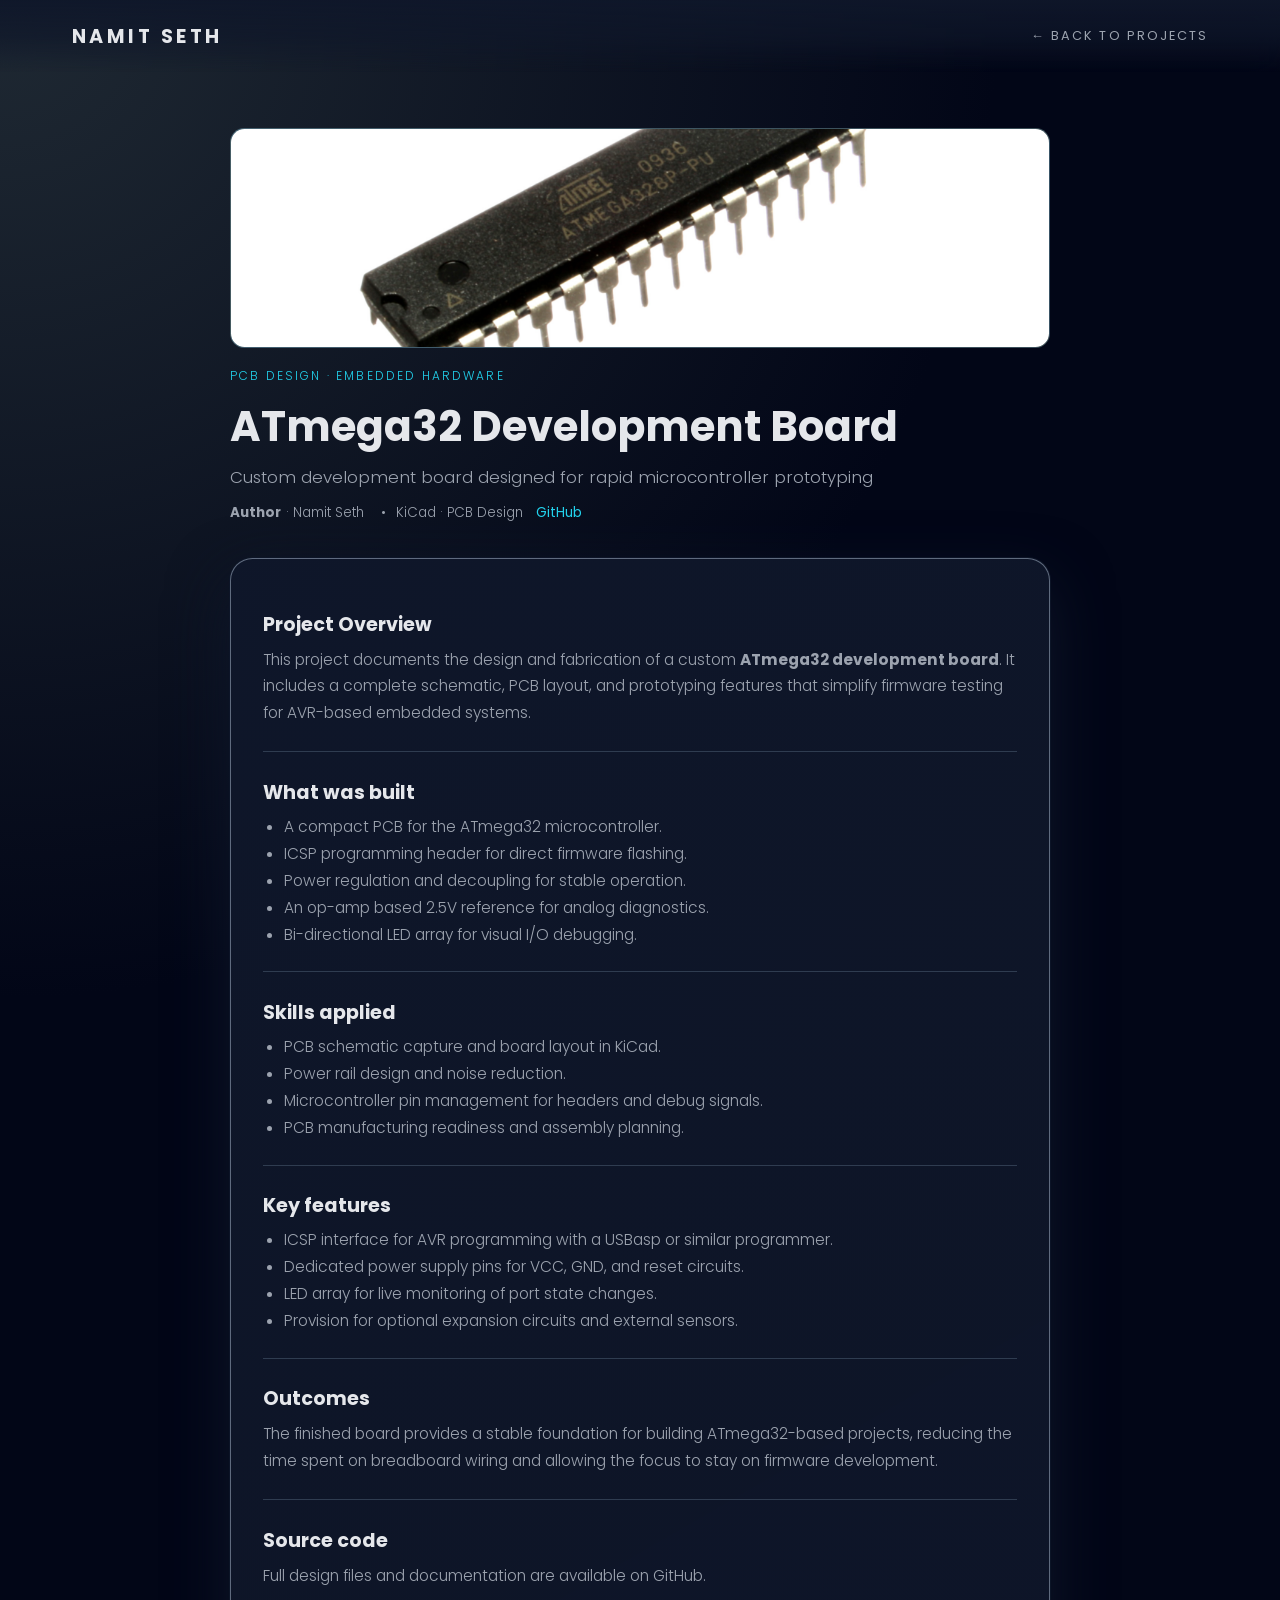
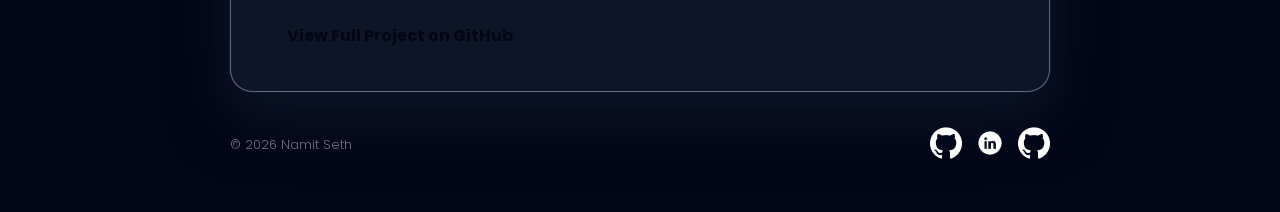
<file: atmega32-board/index.html>
<!DOCTYPE html>
<html lang="en">

<head>
    <meta charset="UTF-8">
    <meta name="viewport" content="width=device-width, initial-scale=1.0">
    <title>ATmega32 Development Board | Namit Seth</title>
    <link rel="stylesheet" href="../Blog_style.css">
    <link rel="preconnect" href="https://fonts.googleapis.com">
    <link rel="preconnect" href="https://fonts.gstatic.com" crossorigin>
    <link href="https://fonts.googleapis.com/css2?family=Poppins:wght@400;700&display=swap" rel="stylesheet">
</head>

<body class="poppins-regular">
    <header id="home">
        <div id="header">
            <a href="../" class="poppins-bold logo-head">NAMIT SETH</a>
            <a href="../#projects" class="back-link">Back to projects</a>
        </div>
    </header>

    <main class="page-shell">
        <section class="blog-hero">
            <div class="project-banner">
                <img src="image.jpg" alt="ATmega32 Development Board">
            </div>
            <p class="blog-kicker">PCB Design · Embedded Hardware</p>
            <h1 class="blog-title">ATmega32 Development Board</h1>
            <p class="blog-subtitle">Custom development board designed for rapid microcontroller prototyping</p>
            <div class="blog-meta">
                <span><strong>Author</strong> · Namit Seth</span>
                <span class="blog-meta-dot">KiCad · PCB Design</span>
                <a href="https://github.com/namit-seth/ATmega32-Development-Board" class="blog-meta-link" target="_blank" rel="noopener">GitHub</a>
            </div>
        </section>

        <article class="blog-card">
            <h2>Project Overview</h2>
            <p>
                This project documents the design and fabrication of a custom <strong>ATmega32 development board</strong>.
                It includes a complete schematic, PCB layout, and prototyping features that simplify firmware testing
                for AVR-based embedded systems.
            </p>

            <hr>

            <h2>What was built</h2>
            <ul>
                <li>A compact PCB for the ATmega32 microcontroller.</li>
                <li>ICSP programming header for direct firmware flashing.</li>
                <li>Power regulation and decoupling for stable operation.</li>
                <li>An op-amp based 2.5V reference for analog diagnostics.</li>
                <li>Bi-directional LED array for visual I/O debugging.</li>
            </ul>

            <hr>

            <h2>Skills applied</h2>
            <ul>
                <li>PCB schematic capture and board layout in KiCad.</li>
                <li>Power rail design and noise reduction.</li>
                <li>Microcontroller pin management for headers and debug signals.</li>
                <li>PCB manufacturing readiness and assembly planning.</li>
            </ul>

            <hr>

            <h2>Key features</h2>
            <ul>
                <li>ICSP interface for AVR programming with a USBasp or similar programmer.</li>
                <li>Dedicated power supply pins for VCC, GND, and reset circuits.</li>
                <li>LED array for live monitoring of port state changes.</li>
                <li>Provision for optional expansion circuits and external sensors.</li>
            </ul>

            <hr>

            <h2>Outcomes</h2>
            <p>
                The finished board provides a stable foundation for building ATmega32-based
                projects, reducing the time spent on breadboard wiring and allowing the focus to stay on firmware
                development.
            </p>

            <hr>

            <h2>Source code</h2>
            <p>Full design files and documentation are available on GitHub.</p>
            <a href="https://github.com/namit-seth/ATmega32-Development-Board" class="blog-cta-button" target="_blank" rel="noopener">
                View Full Project on GitHub
            </a>
        </article>

        <div class="blog-footer">
            <span>© <span id="year"></span> Namit Seth</span>
            <div class="blog-footer-links">
                <a href="mailto:sethnamit2006@gmail.com"><img src="../github.png" alt="Email icon"></a>
                <a href="https://www.linkedin.com/in/namit-seth/" target="_blank" rel="noopener"><img src="../linkedin.png" alt="LinkedIn"></a>
                <a href="https://github.com/namit-seth/" target="_blank" rel="noopener"><img src="../github.png" alt="GitHub"></a>
            </div>
        </div>
    </main>

    <script>
        const yearSpan = document.getElementById('year');
        if (yearSpan) {
            yearSpan.textContent = new Date().getFullYear();
        }
    </script>
</body>

</html>
</file>
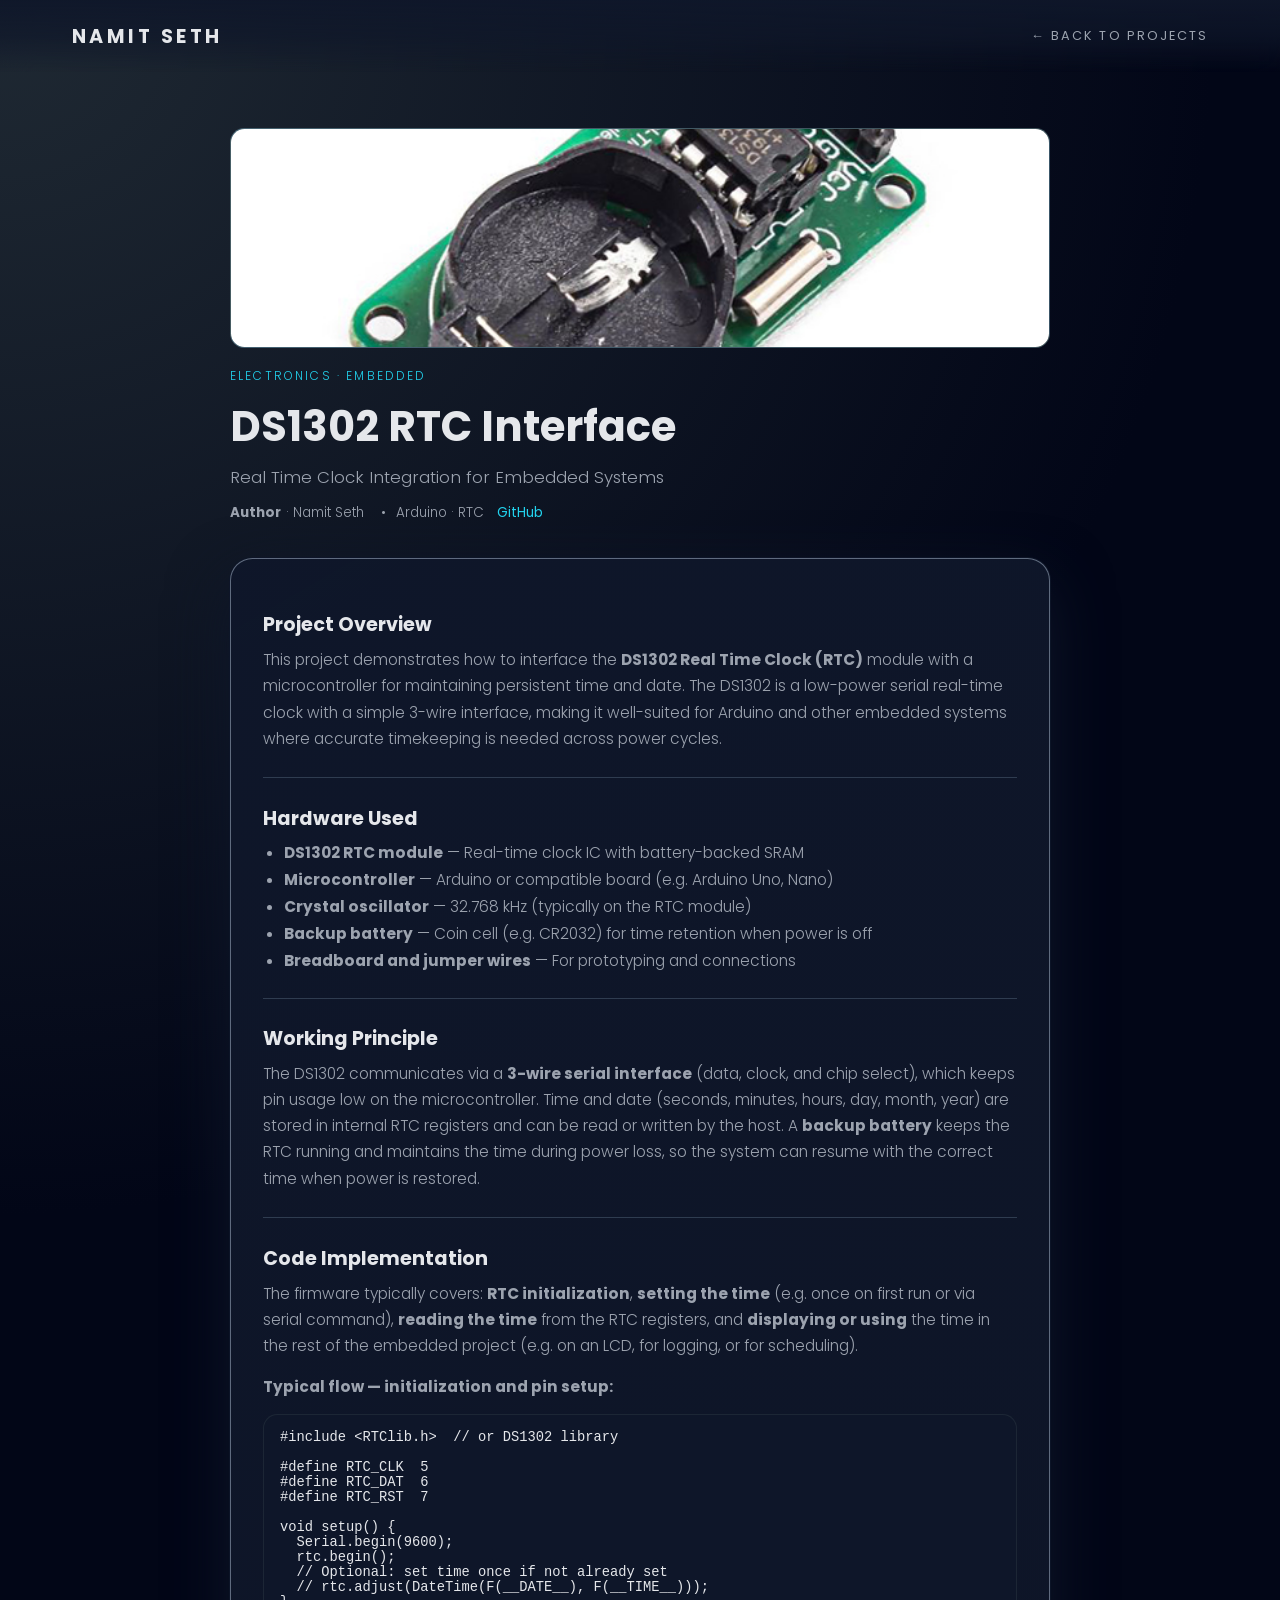
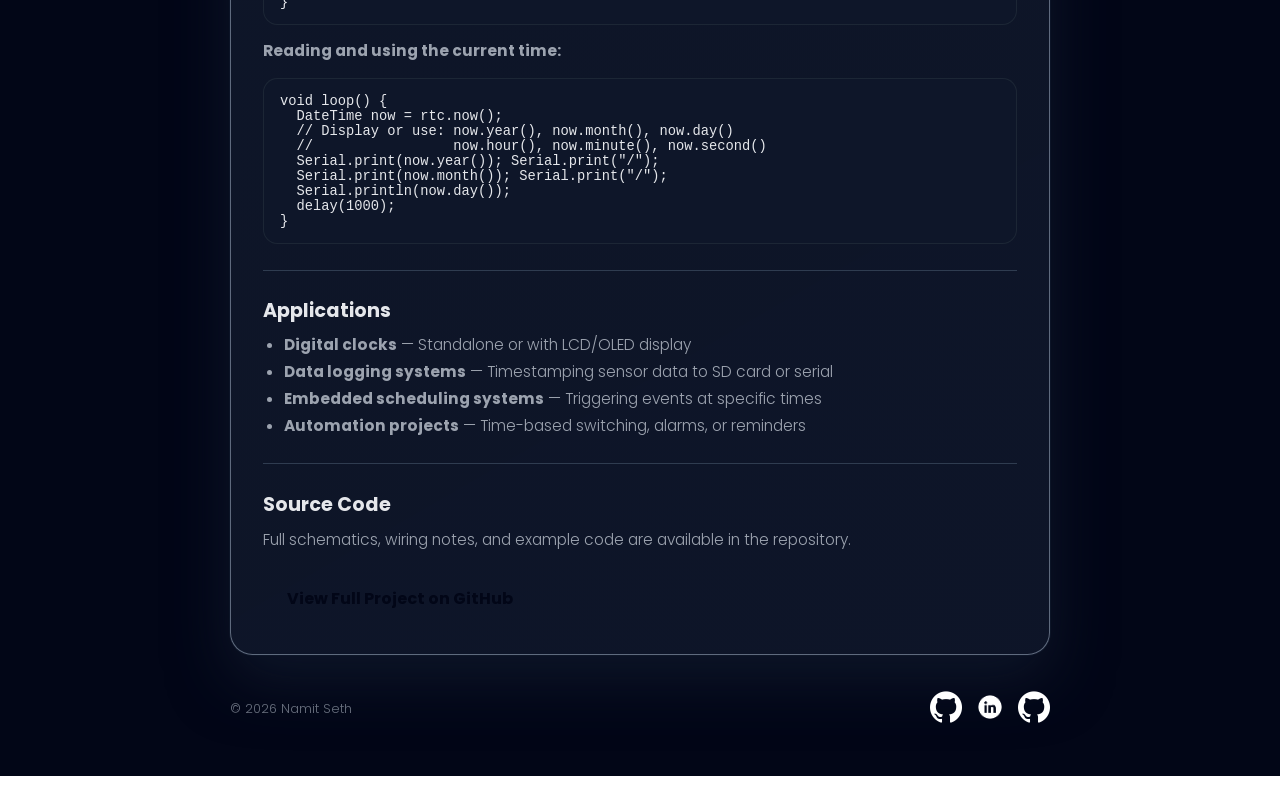
<file: ds1302/index.html>
<!DOCTYPE html>
<html lang="en">

<head>
    <meta charset="UTF-8">
    <meta name="viewport" content="width=device-width, initial-scale=1.0">
    <title>DS1302 RTC Interface | Namit Seth</title>
    <link rel="stylesheet" href="../Blog_style.css">
    <link rel="preconnect" href="https://fonts.googleapis.com">
    <link rel="preconnect" href="https://fonts.gstatic.com" crossorigin>
    <link href="https://fonts.googleapis.com/css2?family=Poppins:wght@400;700&display=swap" rel="stylesheet">
</head>

<body class="poppins-regular">
    <header id="home">
        <div id="header">
            <a href="../" class="poppins-bold logo-head">NAMIT SETH</a>
            <a href="../#projects" class="back-link">Back to projects</a>
        </div>
    </header>

    <main class="page-shell">
        <!-- Hero / project banner with provided image -->
        <section class="blog-hero">
            <div class="project-banner">
                <img src="DS1302.jpg" alt="DS1302 RTC Interface">
            </div>
            <p class="blog-kicker">Electronics · Embedded</p>
            <h1 class="blog-title">DS1302 RTC Interface</h1>
            <p class="blog-subtitle">Real Time Clock Integration for Embedded Systems</p>
            <div class="blog-meta">
                <span><strong>Author</strong> · Namit Seth</span>
                <span class="blog-meta-dot">Arduino · RTC</span>
                <a href="https://github.com/namit-seth/DS1302" class="blog-meta-link" target="_blank" rel="noopener">GitHub</a>
            </div>
        </section>

        <article class="blog-card">
            <!-- Project Overview -->
            <h2>Project Overview</h2>
            <p>
                This project demonstrates how to interface the <strong>DS1302 Real Time Clock (RTC)</strong> module
                with a microcontroller for maintaining persistent time and date. The DS1302 is a low-power serial
                real-time clock with a simple 3-wire interface, making it well-suited for Arduino and other
                embedded systems where accurate timekeeping is needed across power cycles.
            </p>

            <hr>

            <!-- Hardware Used -->
            <h2>Hardware Used</h2>
            <ul>
                <li><strong>DS1302 RTC module</strong> — Real-time clock IC with battery-backed SRAM</li>
                <li><strong>Microcontroller</strong> — Arduino or compatible board (e.g. Arduino Uno, Nano)</li>
                <li><strong>Crystal oscillator</strong> — 32.768 kHz (typically on the RTC module)</li>
                <li><strong>Backup battery</strong> — Coin cell (e.g. CR2032) for time retention when power is off</li>
                <li><strong>Breadboard and jumper wires</strong> — For prototyping and connections</li>
            </ul>

            <hr>

            <!-- Working Principle -->
            <h2>Working Principle</h2>
            <p>
                The DS1302 communicates via a <strong>3-wire serial interface</strong> (data, clock, and chip select),
                which keeps pin usage low on the microcontroller. Time and date (seconds, minutes, hours, day, month, year)
                are stored in internal RTC registers and can be read or written by the host. A <strong>backup battery</strong>
                keeps the RTC running and maintains the time during power loss, so the system can resume with the correct
                time when power is restored.
            </p>

            <hr>

            <!-- Code Implementation -->
            <h2>Code Implementation</h2>
            <p>
                The firmware typically covers: <strong>RTC initialization</strong>, <strong>setting the time</strong>
                (e.g. once on first run or via serial command), <strong>reading the time</strong> from the RTC
                registers, and <strong>displaying or using</strong> the time in the rest of the embedded project
                (e.g. on an LCD, for logging, or for scheduling).
            </p>

            <p><strong>Typical flow — initialization and pin setup:</strong></p>
            <pre><code>#include &lt;RTClib.h&gt;  // or DS1302 library

#define RTC_CLK  5
#define RTC_DAT  6
#define RTC_RST  7

void setup() {
  Serial.begin(9600);
  rtc.begin();
  // Optional: set time once if not already set
  // rtc.adjust(DateTime(F(__DATE__), F(__TIME__)));
}</code></pre>

            <p><strong>Reading and using the current time:</strong></p>
            <pre><code>void loop() {
  DateTime now = rtc.now();
  // Display or use: now.year(), now.month(), now.day()
  //                 now.hour(), now.minute(), now.second()
  Serial.print(now.year()); Serial.print("/");
  Serial.print(now.month()); Serial.print("/");
  Serial.println(now.day());
  delay(1000);
}</code></pre>

            <hr>

            <!-- Applications -->
            <h2>Applications</h2>
            <ul>
                <li><strong>Digital clocks</strong> — Standalone or with LCD/OLED display</li>
                <li><strong>Data logging systems</strong> — Timestamping sensor data to SD card or serial</li>
                <li><strong>Embedded scheduling systems</strong> — Triggering events at specific times</li>
                <li><strong>Automation projects</strong> — Time-based switching, alarms, or reminders</li>
            </ul>

            <hr>

            <!-- GitHub Section -->
            <h2>Source Code</h2>
            <p>
                Full schematics, wiring notes, and example code are available in the repository.
            </p>
            <a href="https://github.com/namit-seth/DS1302" class="blog-cta-button" target="_blank" rel="noopener">
                View Full Project on GitHub
            </a>
        </article>

        <div class="blog-footer">
            <span>© <span id="year"></span> Namit Seth</span>
            <div class="blog-footer-links">
                <a href="mailto:sethnamit2006@gmail.com"><img src="../github.png" alt="Email icon"></a>
                <a href="https://www.linkedin.com/in/namit-seth/" target="_blank" rel="noopener"><img src="../linkedin.png" alt="LinkedIn"></a>
                <a href="https://github.com/namit-seth/" target="_blank" rel="noopener"><img src="../github.png" alt="GitHub"></a>
            </div>
        </div>
    </main>

    <script>
        const yearSpan = document.getElementById('year');
        if (yearSpan) {
            yearSpan.textContent = new Date().getFullYear();
        }
    </script>
</body>

</html>
</file>
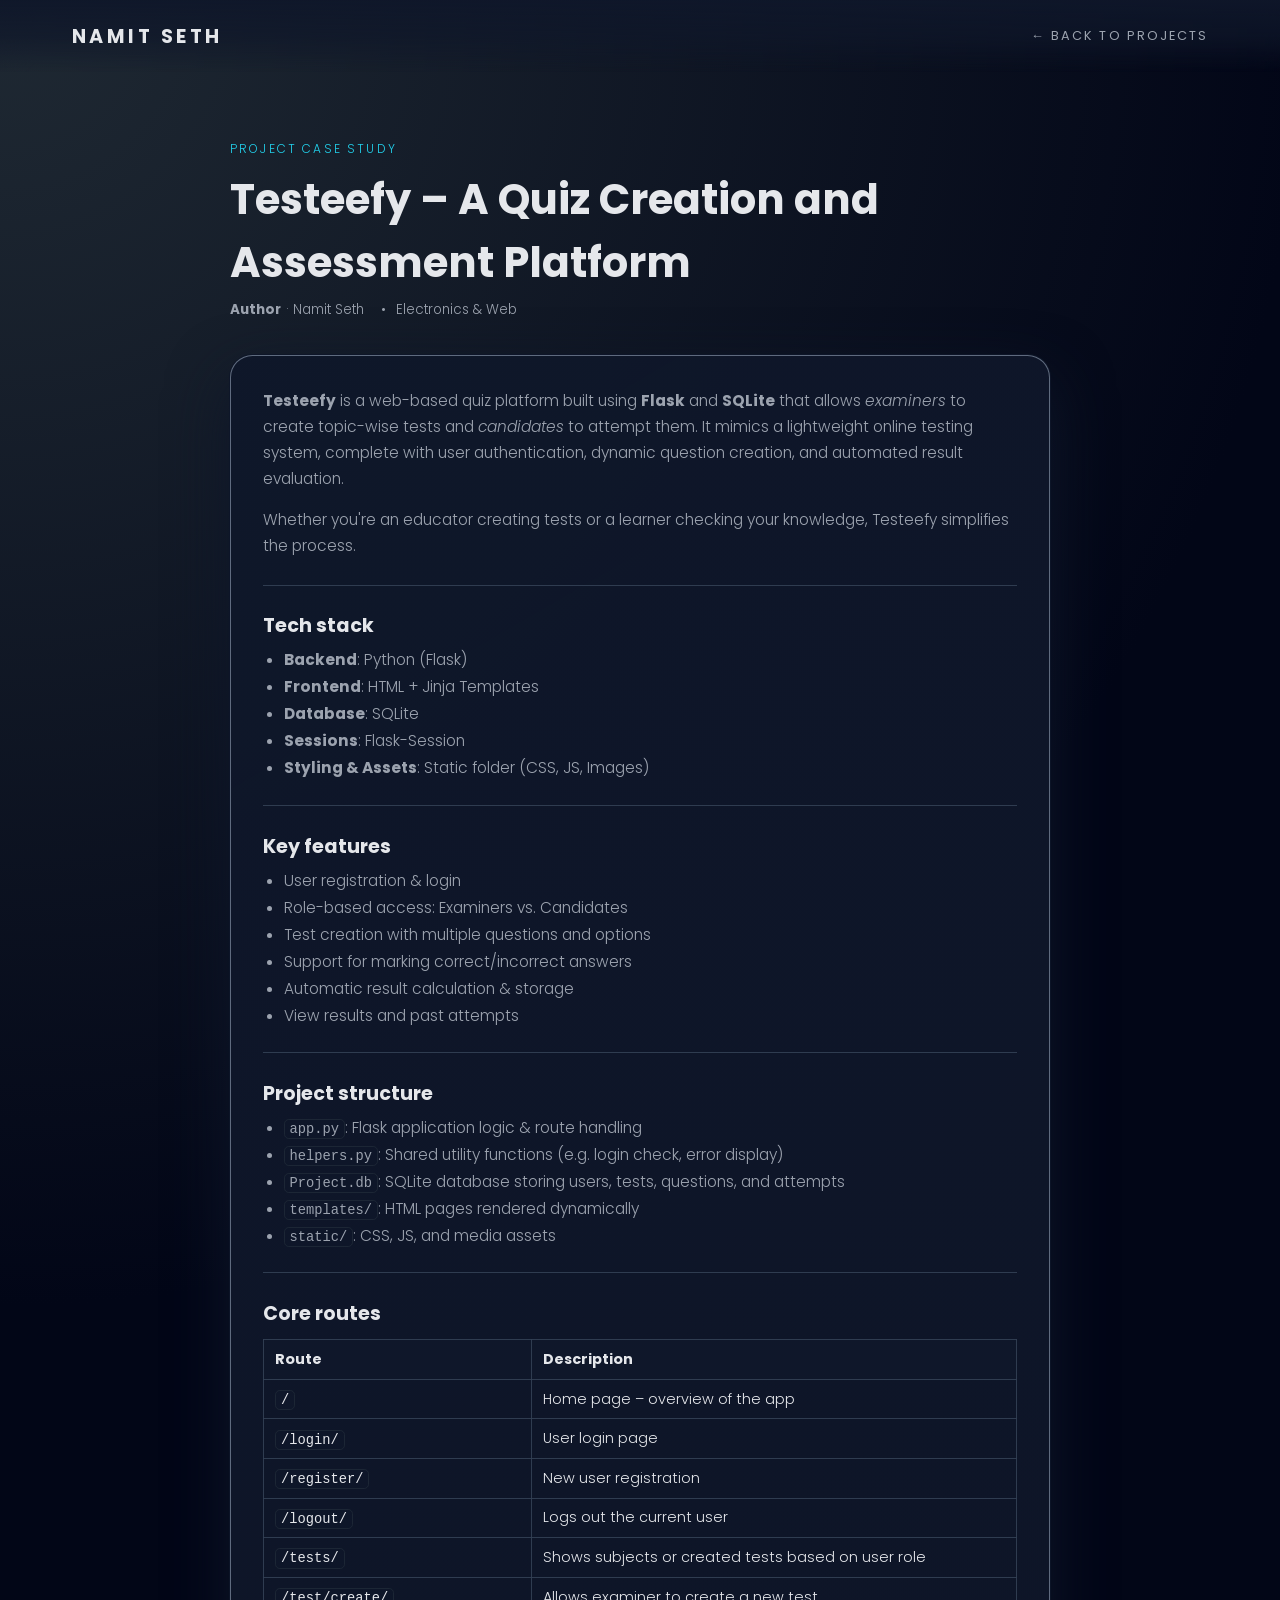
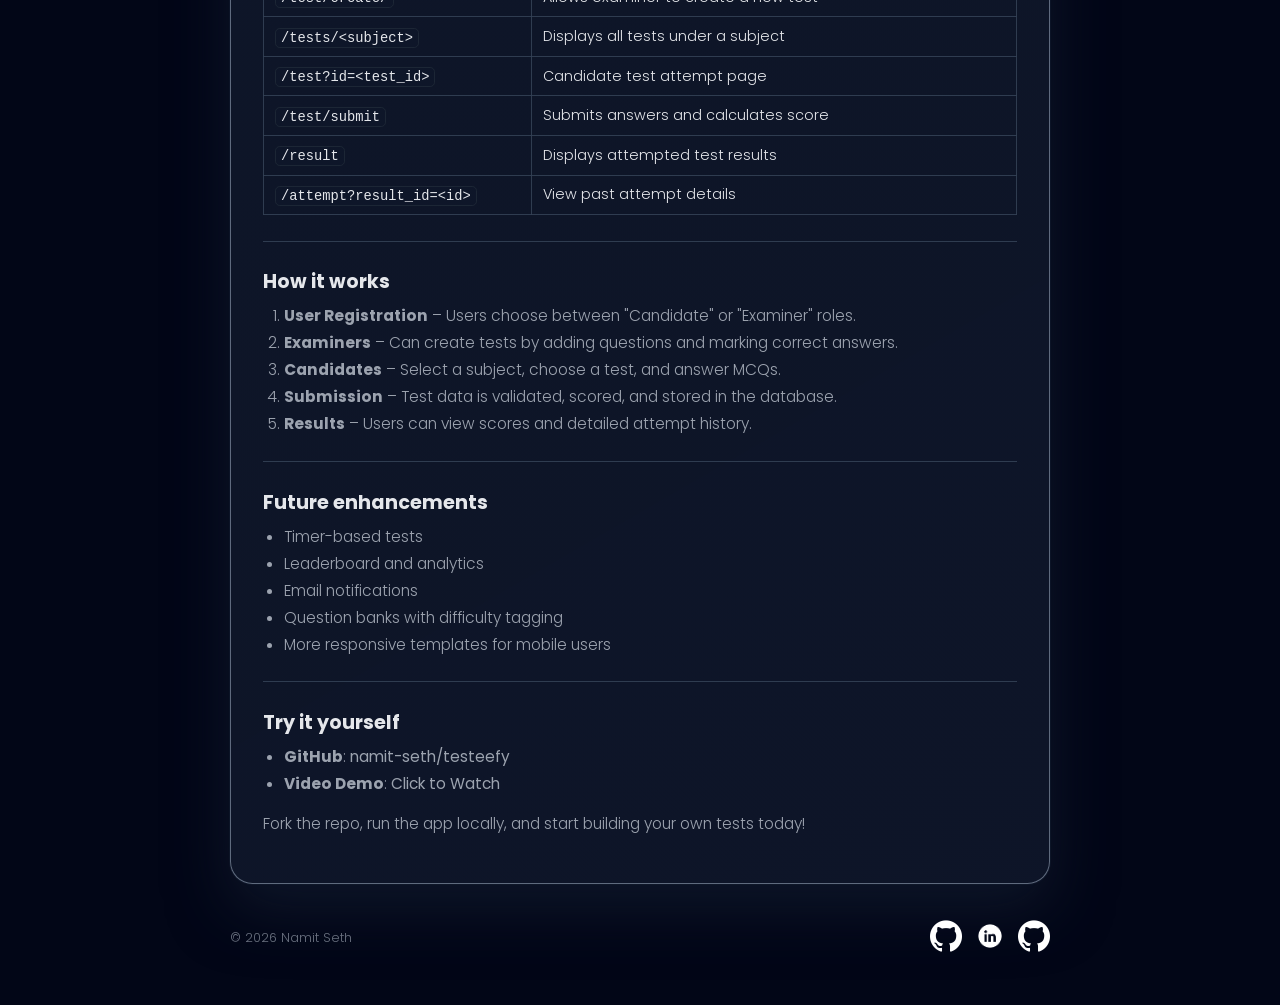
<file: Testeefy/index.html>
<!DOCTYPE html>
<html lang="en">

<head>
    <meta charset="UTF-8">
    <meta name="viewport" content="width=device-width, initial-scale=1.0">
    <title>Testeefy | Quiz Platform</title>
    <link rel="stylesheet" href="../Blog_style.css">
    <link rel="preconnect" href="https://fonts.googleapis.com">
    <link rel="preconnect" href="https://fonts.gstatic.com" crossorigin>
    <link href="https://fonts.googleapis.com/css2?family=Poppins:wght@400;700&display=swap" rel="stylesheet">
</head>

<body class="poppins-regular">
    <header id="home">
        <div id="header">
            <a href="../" class="poppins-bold logo-head">NAMIT SETH</a>
            <a href="../#projects" class="back-link">Back to projects</a>
        </div>
    </header>

    <main class="page-shell">
        <section class="blog-hero">
            <p class="blog-kicker">Project case study</p>
            <h1 class="blog-title">Testeefy – A Quiz Creation and Assessment Platform</h1>
            <div class="blog-meta">
                <span><strong>Author</strong> · Namit Seth</span>
                <span class="blog-meta-dot">Electronics &amp; Web</span>
            </div>
        </section>

        <article class="blog-card">
            <p><strong>Testeefy</strong> is a web-based quiz platform built using <strong>Flask</strong> and
                <strong>SQLite</strong> that allows <em>examiners</em> to create topic-wise tests and
                <em>candidates</em> to attempt them. It mimics a lightweight online testing system, complete with user
                authentication, dynamic question creation, and automated result evaluation.</p>
            <p>Whether you're an educator creating tests or a learner checking your knowledge, Testeefy simplifies the
                process.</p>

            <hr>

            <h2>Tech stack</h2>
            <ul>
                <li><strong>Backend</strong>: Python (Flask)</li>
                <li><strong>Frontend</strong>: HTML + Jinja Templates</li>
                <li><strong>Database</strong>: SQLite</li>
                <li><strong>Sessions</strong>: Flask-Session</li>
                <li><strong>Styling &amp; Assets</strong>: Static folder (CSS, JS, Images)</li>
            </ul>

            <hr>

            <h2>Key features</h2>
            <ul>
                <li>User registration &amp; login</li>
                <li>Role-based access: Examiners vs. Candidates</li>
                <li>Test creation with multiple questions and options</li>
                <li>Support for marking correct/incorrect answers</li>
                <li>Automatic result calculation &amp; storage</li>
                <li>View results and past attempts</li>
            </ul>

            <hr>

            <h2>Project structure</h2>
            <ul>
                <li><code>app.py</code>: Flask application logic &amp; route handling</li>
                <li><code>helpers.py</code>: Shared utility functions (e.g. login check, error display)</li>
                <li><code>Project.db</code>: SQLite database storing users, tests, questions, and attempts</li>
                <li><code>templates/</code>: HTML pages rendered dynamically</li>
                <li><code>static/</code>: CSS, JS, and media assets</li>
            </ul>

            <hr>

            <h2>Core routes</h2>
            <table>
                <thead>
                    <tr>
                        <th>Route</th>
                        <th>Description</th>
                    </tr>
                </thead>
                <tbody>
                    <tr>
                        <td><code>/</code></td>
                        <td>Home page – overview of the app</td>
                    </tr>
                    <tr>
                        <td><code>/login/</code></td>
                        <td>User login page</td>
                    </tr>
                    <tr>
                        <td><code>/register/</code></td>
                        <td>New user registration</td>
                    </tr>
                    <tr>
                        <td><code>/logout/</code></td>
                        <td>Logs out the current user</td>
                    </tr>
                    <tr>
                        <td><code>/tests/</code></td>
                        <td>Shows subjects or created tests based on user role</td>
                    </tr>
                    <tr>
                        <td><code>/test/create/</code></td>
                        <td>Allows examiner to create a new test</td>
                    </tr>
                    <tr>
                        <td><code>/tests/&lt;subject&gt;</code></td>
                        <td>Displays all tests under a subject</td>
                    </tr>
                    <tr>
                        <td><code>/test?id=&lt;test_id&gt;</code></td>
                        <td>Candidate test attempt page</td>
                    </tr>
                    <tr>
                        <td><code>/test/submit</code></td>
                        <td>Submits answers and calculates score</td>
                    </tr>
                    <tr>
                        <td><code>/result</code></td>
                        <td>Displays attempted test results</td>
                    </tr>
                    <tr>
                        <td><code>/attempt?result_id=&lt;id&gt;</code></td>
                        <td>View past attempt details</td>
                    </tr>
                </tbody>
            </table>

            <hr>

            <h2>How it works</h2>
            <ol>
                <li><strong>User Registration</strong> – Users choose between "Candidate" or "Examiner" roles.</li>
                <li><strong>Examiners</strong> – Can create tests by adding questions and marking correct answers.</li>
                <li><strong>Candidates</strong> – Select a subject, choose a test, and answer MCQs.</li>
                <li><strong>Submission</strong> – Test data is validated, scored, and stored in the database.</li>
                <li><strong>Results</strong> – Users can view scores and detailed attempt history.</li>
            </ol>

            <hr>

            <h2>Future enhancements</h2>
            <ul>
                <li>Timer-based tests</li>
                <li>Leaderboard and analytics</li>
                <li>Email notifications</li>
                <li>Question banks with difficulty tagging</li>
                <li>More responsive templates for mobile users</li>
            </ul>

            <hr>

            <h2>Try it yourself</h2>
            <ul>
                <li><strong>GitHub</strong>: <a href="https://github.com/namit-seth/testeefy" target="_blank"
                        rel="noopener">namit-seth/testeefy</a></li>
                <li><strong>Video Demo</strong>: <a href="https://youtu.be/c4Bd9kE2ClI" target="_blank"
                        rel="noopener">Click to Watch</a></li>
            </ul>
            <p>Fork the repo, run the app locally, and start building your own tests today!</p>
        </article>

        <div class="blog-footer">
            <span>© <span id="year"></span> Namit Seth</span>
            <div class="blog-footer-links">
                <a href="mailto:sethnamit2006@gmail.com"><img src="../github.png" alt="Email icon"></a>
                <a href="https://www.linkedin.com/in/namit-seth/" target="_blank" rel="noopener"><img
                        src="../linkedin.png" alt="LinkedIn"></a>
                <a href="https://github.com/namit-seth/" target="_blank" rel="noopener"><img src="../github.png"
                        alt="GitHub"></a>
            </div>
        </div>
    </main>

    <script>
        const yearSpan = document.getElementById('year');
        if (yearSpan) {
            yearSpan.textContent = new Date().getFullYear();
        }
    </script>
</body>

</html>
</file>
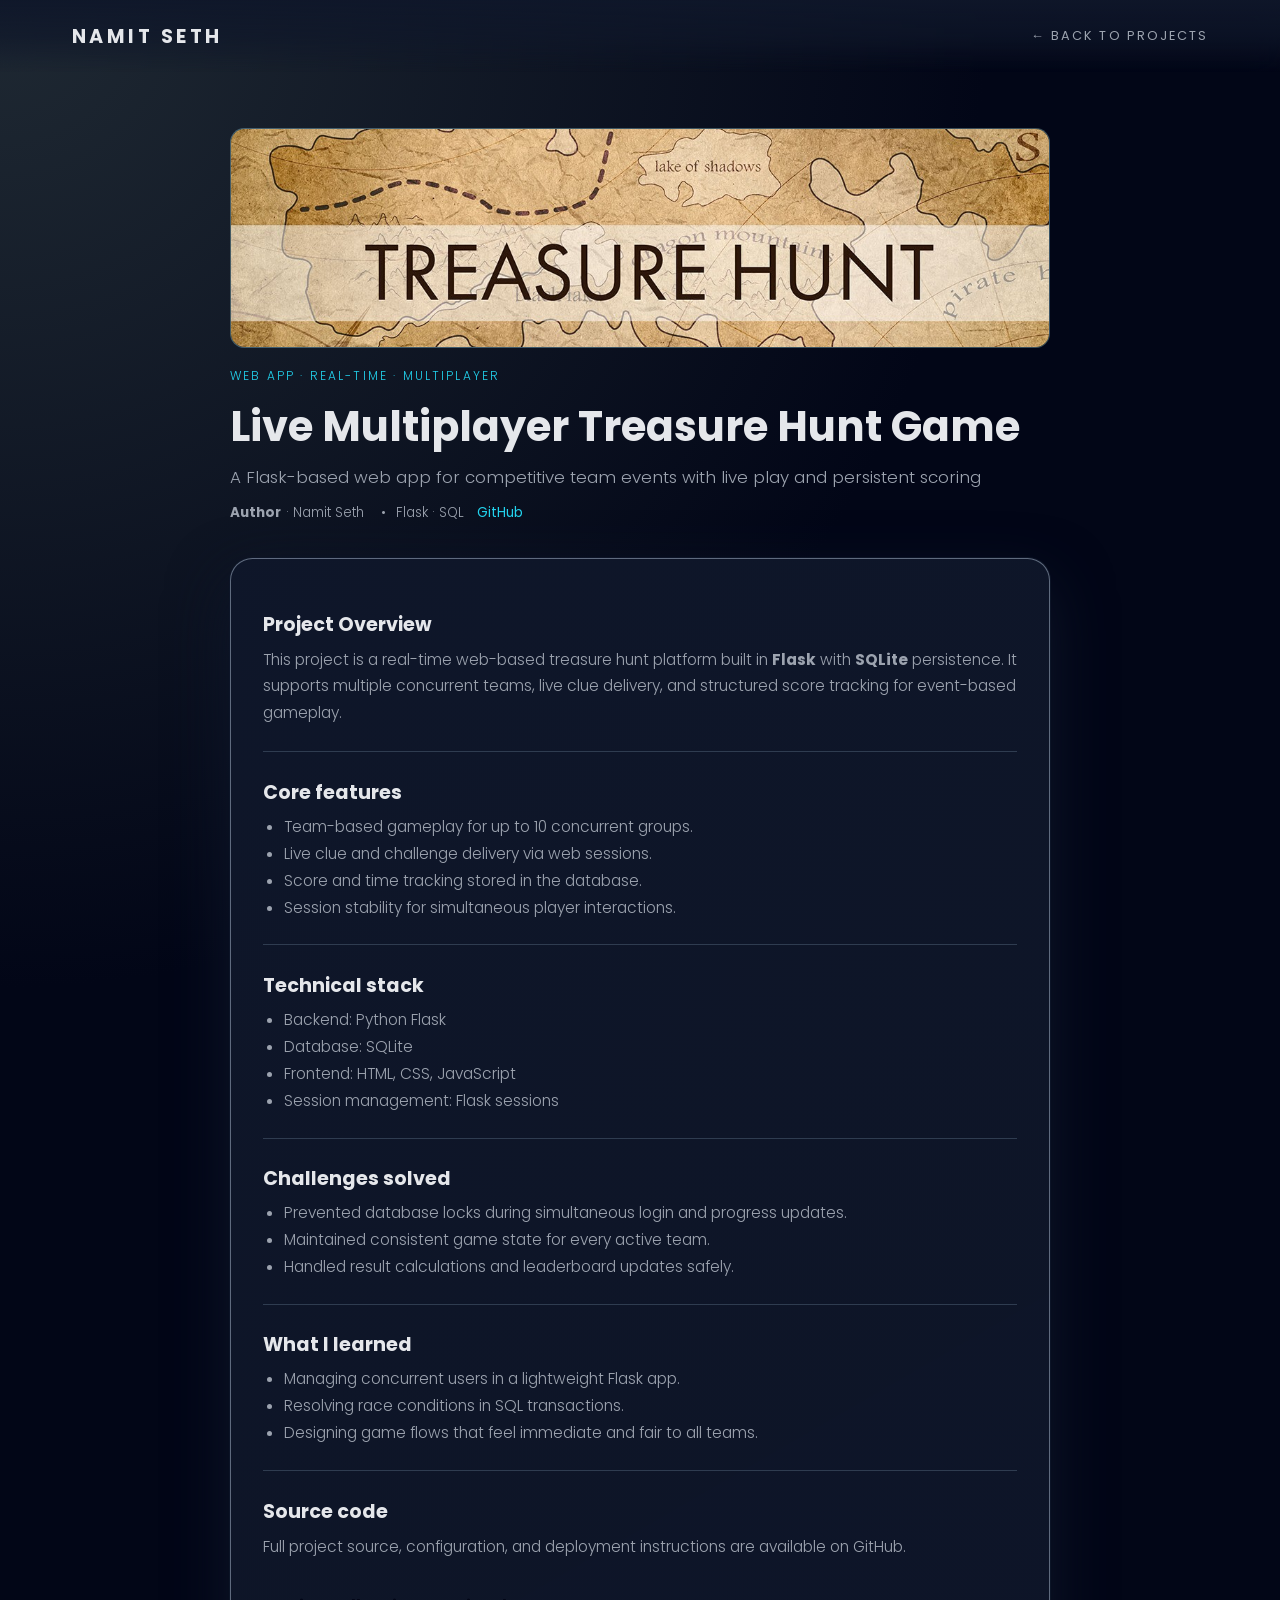
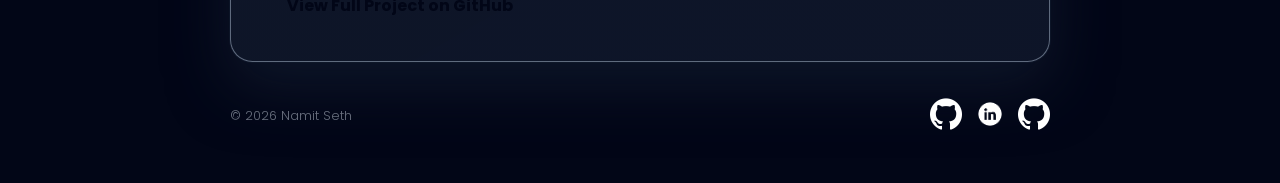
<file: treasure-hunt/index.html>
<!DOCTYPE html>
<html lang="en">

<head>
    <meta charset="UTF-8">
    <meta name="viewport" content="width=device-width, initial-scale=1.0">
    <title>Live Multiplayer Treasure Hunt | Namit Seth</title>
    <link rel="stylesheet" href="../Blog_style.css">
    <link rel="preconnect" href="https://fonts.googleapis.com">
    <link rel="preconnect" href="https://fonts.gstatic.com" crossorigin>
    <link href="https://fonts.googleapis.com/css2?family=Poppins:wght@400;700&display=swap" rel="stylesheet">
</head>

<body class="poppins-regular">
    <header id="home">
        <div id="header">
            <a href="../" class="poppins-bold logo-head">NAMIT SETH</a>
            <a href="../#projects" class="back-link">Back to projects</a>
        </div>
    </header>

    <main class="page-shell">
        <section class="blog-hero">
            <div class="project-banner">
                <img src="image.jpg" alt="Live Multiplayer Treasure Hunt Game">
            </div>
            <p class="blog-kicker">Web App · Real-Time · Multiplayer</p>
            <h1 class="blog-title">Live Multiplayer Treasure Hunt Game</h1>
            <p class="blog-subtitle">A Flask-based web app for competitive team events with live play and persistent scoring</p>
            <div class="blog-meta">
                <span><strong>Author</strong> · Namit Seth</span>
                <span class="blog-meta-dot">Flask · SQL</span>
                <a href="https://github.com/namit-seth/treasure-hunt" class="blog-meta-link" target="_blank" rel="noopener">GitHub</a>
            </div>
        </section>

        <article class="blog-card">
            <h2>Project Overview</h2>
            <p>
                This project is a real-time web-based treasure hunt platform built in <strong>Flask</strong> with
                <strong>SQLite</strong> persistence. It supports multiple concurrent teams, live clue delivery, and
                structured score tracking for event-based gameplay.
            </p>

            <hr>

            <h2>Core features</h2>
            <ul>
                <li>Team-based gameplay for up to 10 concurrent groups.</li>
                <li>Live clue and challenge delivery via web sessions.</li>
                <li>Score and time tracking stored in the database.</li>
                <li>Session stability for simultaneous player interactions.</li>
            </ul>

            <hr>

            <h2>Technical stack</h2>
            <ul>
                <li>Backend: Python Flask</li>
                <li>Database: SQLite</li>
                <li>Frontend: HTML, CSS, JavaScript</li>
                <li>Session management: Flask sessions</li>
            </ul>

            <hr>

            <h2>Challenges solved</h2>
            <ul>
                <li>Prevented database locks during simultaneous login and progress updates.</li>
                <li>Maintained consistent game state for every active team.</li>
                <li>Handled result calculations and leaderboard updates safely.</li>
            </ul>

            <hr>

            <h2>What I learned</h2>
            <ul>
                <li>Managing concurrent users in a lightweight Flask app.</li>
                <li>Resolving race conditions in SQL transactions.</li>
                <li>Designing game flows that feel immediate and fair to all teams.</li>
            </ul>

            <hr>

            <h2>Source code</h2>
            <p>Full project source, configuration, and deployment instructions are available on GitHub.</p>
            <a href="https://github.com/namit-seth/treasure-hunt" class="blog-cta-button" target="_blank" rel="noopener">
                View Full Project on GitHub
            </a>
        </article>

        <div class="blog-footer">
            <span>© <span id="year"></span> Namit Seth</span>
            <div class="blog-footer-links">
                <a href="mailto:sethnamit2006@gmail.com"><img src="../github.png" alt="Email icon"></a>
                <a href="https://www.linkedin.com/in/namit-seth/" target="_blank" rel="noopener"><img src="../linkedin.png" alt="LinkedIn"></a>
                <a href="https://github.com/namit-seth/" target="_blank" rel="noopener"><img src="../github.png" alt="GitHub"></a>
            </div>
        </div>
    </main>

    <script>
        const yearSpan = document.getElementById('year');
        if (yearSpan) {
            yearSpan.textContent = new Date().getFullYear();
        }
    </script>
</body>

</html>
</file>
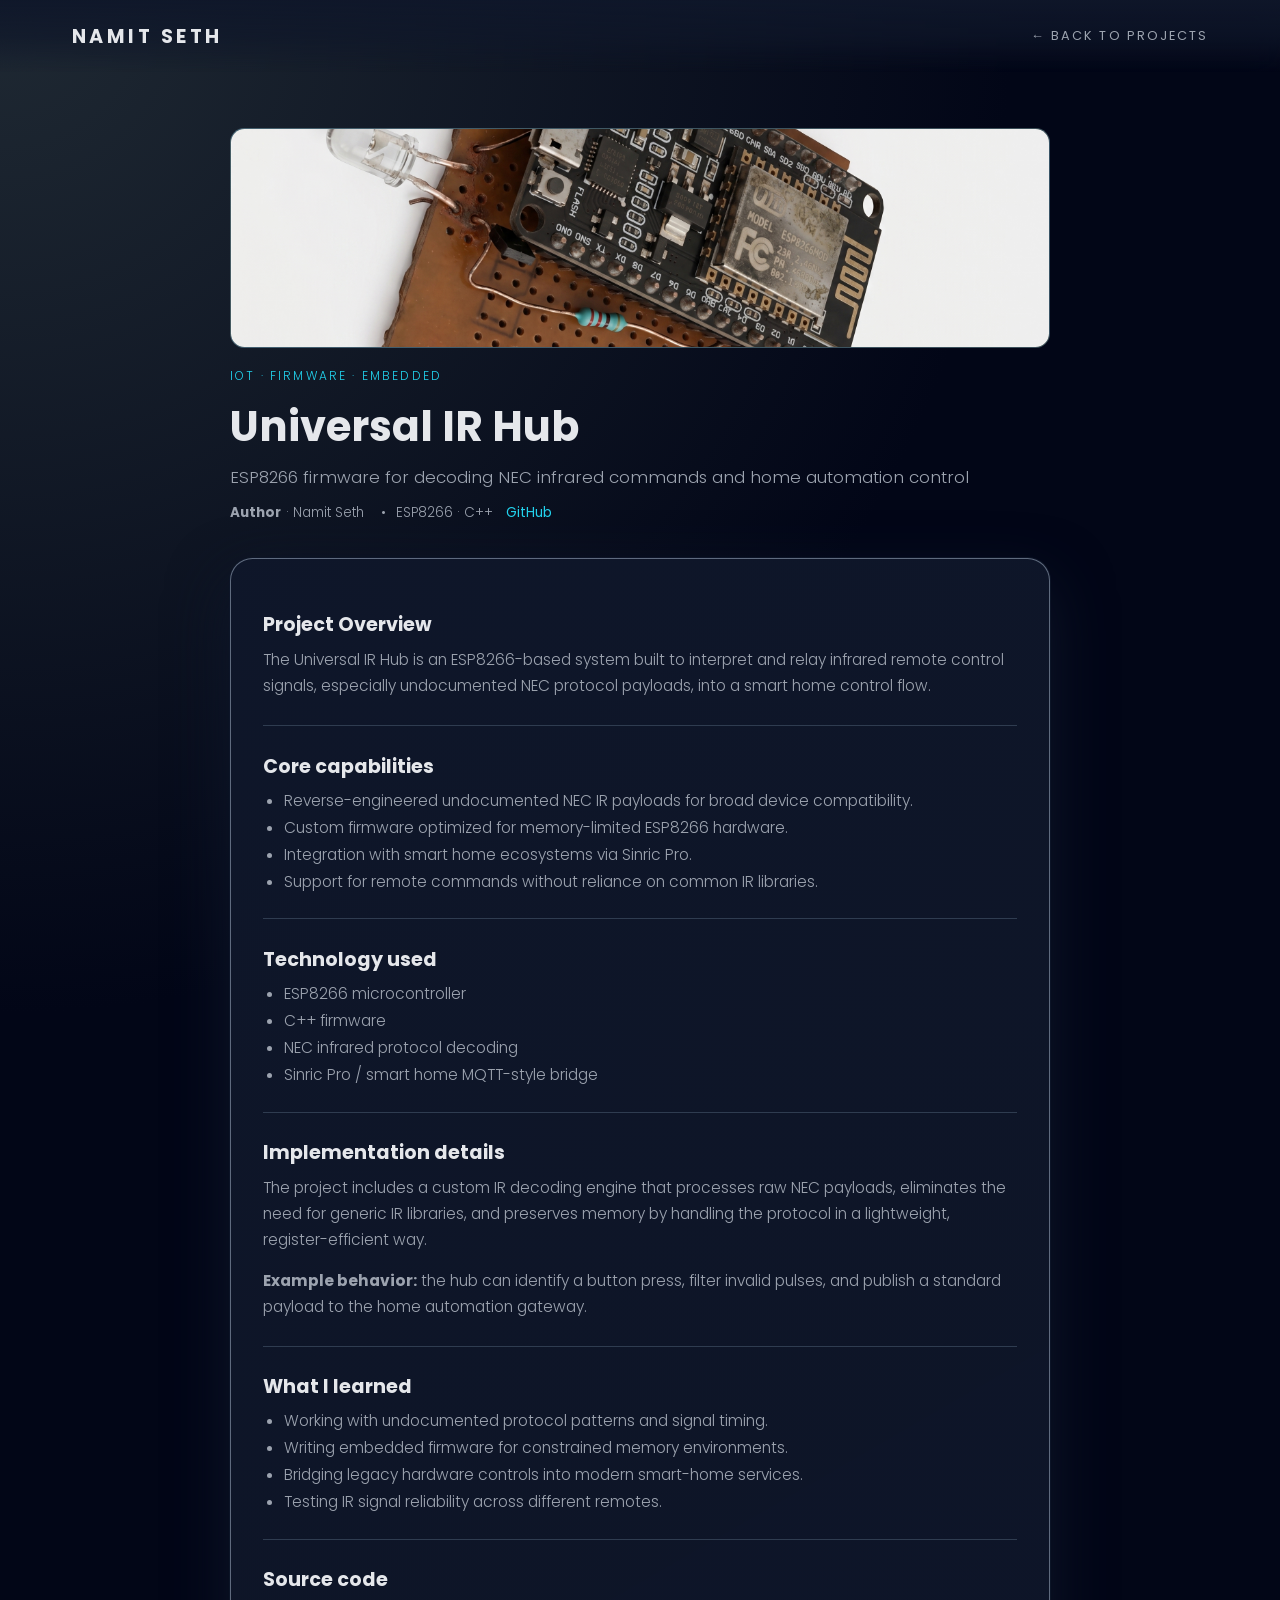
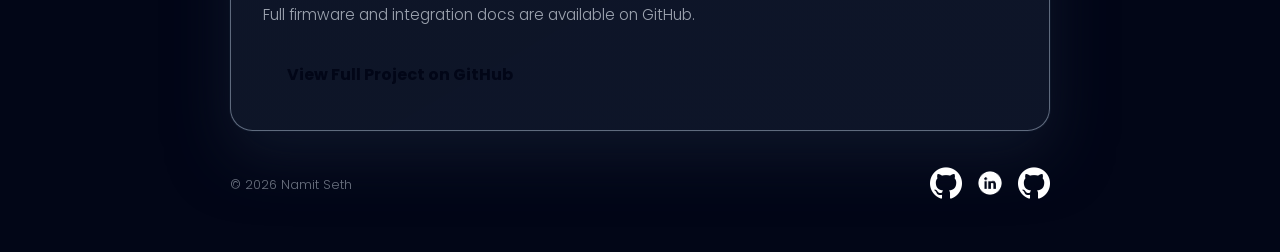
<file: universal-ir-hub/index.html>
<!DOCTYPE html>
<html lang="en">

<head>
    <meta charset="UTF-8">
    <meta name="viewport" content="width=device-width, initial-scale=1.0">
    <title>Universal IR Hub | Namit Seth</title>
    <link rel="stylesheet" href="../Blog_style.css">
    <link rel="preconnect" href="https://fonts.googleapis.com">
    <link rel="preconnect" href="https://fonts.gstatic.com" crossorigin>
    <link href="https://fonts.googleapis.com/css2?family=Poppins:wght@400;700&display=swap" rel="stylesheet">
</head>

<body class="poppins-regular">
    <header id="home">
        <div id="header">
            <a href="../" class="poppins-bold logo-head">NAMIT SETH</a>
            <a href="../#projects" class="back-link">Back to projects</a>
        </div>
    </header>

    <main class="page-shell">
        <section class="blog-hero">
            <div class="project-banner">
                <img src="image.png" alt="Universal IR Hub">
            </div>
            <p class="blog-kicker">IoT · Firmware · Embedded</p>
            <h1 class="blog-title">Universal IR Hub</h1>
            <p class="blog-subtitle">ESP8266 firmware for decoding NEC infrared commands and home automation control</p>
            <div class="blog-meta">
                <span><strong>Author</strong> · Namit Seth</span>
                <span class="blog-meta-dot">ESP8266 · C++</span>
                <a href="https://github.com/namit-seth/Universal-IR-hub" class="blog-meta-link" target="_blank" rel="noopener">GitHub</a>
            </div>
        </section>

        <article class="blog-card">
            <h2>Project Overview</h2>
            <p>
                The Universal IR Hub is an ESP8266-based system built to interpret and relay infrared remote
                control signals, especially undocumented NEC protocol payloads, into a smart home control flow.
            </p>

            <hr>

            <h2>Core capabilities</h2>
            <ul>
                <li>Reverse-engineered undocumented NEC IR payloads for broad device compatibility.</li>
                <li>Custom firmware optimized for memory-limited ESP8266 hardware.</li>
                <li>Integration with smart home ecosystems via Sinric Pro.</li>
                <li>Support for remote commands without reliance on common IR libraries.</li>
            </ul>

            <hr>

            <h2>Technology used</h2>
            <ul>
                <li>ESP8266 microcontroller</li>
                <li>C++ firmware</li>
                <li>NEC infrared protocol decoding</li>
                <li>Sinric Pro / smart home MQTT-style bridge</li>
            </ul>

            <hr>

            <h2>Implementation details</h2>
            <p>
                The project includes a custom IR decoding engine that processes raw NEC payloads, eliminates the
                need for generic IR libraries, and preserves memory by handling the protocol in a lightweight,
                register-efficient way.
            </p>

            <p><strong>Example behavior:</strong> the hub can identify a button press, filter invalid pulses, and
                publish a standard payload to the home automation gateway.</p>

            <hr>

            <h2>What I learned</h2>
            <ul>
                <li>Working with undocumented protocol patterns and signal timing.</li>
                <li>Writing embedded firmware for constrained memory environments.</li>
                <li>Bridging legacy hardware controls into modern smart-home services.</li>
                <li>Testing IR signal reliability across different remotes.</li>
            </ul>

            <hr>

            <h2>Source code</h2>
            <p>Full firmware and integration docs are available on GitHub.</p>
            <a href="https://github.com/namit-seth/Universal-IR-hub" class="blog-cta-button" target="_blank" rel="noopener">
                View Full Project on GitHub
            </a>
        </article>

        <div class="blog-footer">
            <span>© <span id="year"></span> Namit Seth</span>
            <div class="blog-footer-links">
                <a href="mailto:sethnamit2006@gmail.com"><img src="../github.png" alt="Email icon"></a>
                <a href="https://www.linkedin.com/in/namit-seth/" target="_blank" rel="noopener"><img src="../linkedin.png" alt="LinkedIn"></a>
                <a href="https://github.com/namit-seth/" target="_blank" rel="noopener"><img src="../github.png" alt="GitHub"></a>
            </div>
        </div>
    </main>

    <script>
        const yearSpan = document.getElementById('year');
        if (yearSpan) {
            yearSpan.textContent = new Date().getFullYear();
        }
    </script>
</body>

</html>
</file>
<file: Blog_style.css>
body {
  margin: 0;
  padding: 0;
  max-width: 100%;
  text-align: left;
  background: radial-gradient(circle at top left, #1f2933 0, #020617 45%, #020617 100%);
  color: #e5e7eb;
  font-family: "Poppins", sans-serif;
}

.poppins-regular {
  font-weight: 350;
}

.poppins-bold {
  font-weight: 700;
}

*,
*::before,
*::after {
  box-sizing: border-box;
}

a {
  color: inherit;
  background-color: transparent;
  font-style: normal;
  font-weight: normal;
  font-size: inherit;
  text-decoration: none;
}

a:hover {
  color: #22d3ee;
}

/* Header */

header {
  height: 72px;
  display: flex;
  align-items: center;
  position: sticky;
  top: 0;
  z-index: 10;
  backdrop-filter: blur(16px);
  background: linear-gradient(to bottom, rgba(15, 23, 42, 0.95), rgba(15, 23, 42, 0.7), transparent);
}

#header {
  display: flex;
  justify-content: space-between;
  align-items: center;
  width: 100%;
  padding: 0.75rem min(7vw, 4.5rem);
}

.logo-head {
  font-size: 1.2rem;
  letter-spacing: 0.18em;
}

header a {
  text-decoration: none;
}

.back-link {
  font-size: 0.8rem;
  text-transform: uppercase;
  letter-spacing: 0.16em;
  color: #9ca3af;
}

.back-link::before {
  content: "← ";
}

.back-link:hover {
  color: #e5e7eb;
}

/* Layout */

.page-shell {
  padding: 3.5rem min(7vw, 4.5rem) 3rem;
}

.blog-hero {
  max-width: 820px;
  margin: 0 auto 2.2rem auto;
}

/* Project detail banner area */
.project-banner {
  height: 220px;
  border-radius: 0.9rem;
  margin-bottom: 1.2rem;
  background: linear-gradient(135deg, rgba(34, 211, 238, 0.18), rgba(74, 222, 128, 0.12));
  border: 1px solid rgba(148, 163, 184, 0.35);
  overflow: hidden;
}

.project-banner img {
  width: 100%;
  height: 100%;
  object-fit: cover;
  display: block;
}

.blog-subtitle {
  font-size: 1.05rem;
  color: #9ca3af;
  margin: 0 0 0.8rem 0;
}

.blog-meta-link {
  text-decoration: none;
  color: #22d3ee;
  font-size: 0.84rem;
}

.blog-meta-link:hover {
  text-decoration: underline;
}

/* CTA button for project / GitHub link */
.blog-cta-button {
  display: inline-block;
  margin-top: 0.5rem;
  padding: 0.7rem 1.5rem;
  border-radius: 999px;
  background: linear-gradient(circle at 0 0, #4ade80, #22d3ee);
  color: #020617;
  font-weight: 700;
  text-decoration: none;
  border: none;
  transition: transform 0.2s ease, box-shadow 0.2s ease;
}

.blog-cta-button:hover {
  transform: translateY(-1px);
  box-shadow: 0 0 24px rgba(34, 211, 238, 0.5);
}

.blog-kicker {
  text-transform: uppercase;
  letter-spacing: 0.18em;
  font-size: 0.75rem;
  color: #22d3ee;
  margin-bottom: 0.6rem;
}

.blog-title {
  font-size: clamp(2.1rem, 3.4vw, 2.6rem);
  margin: 0 0 0.4rem 0;
}

.blog-meta {
  display: flex;
  flex-wrap: wrap;
  gap: 0.8rem;
  font-size: 0.84rem;
  color: #9ca3af;
}

.blog-meta span {
  display: inline-flex;
  align-items: center;
  gap: 0.3rem;
}

.blog-meta-dot::before {
  content: "•";
  margin: 0 0.3rem;
}

.blog-card {
  max-width: 820px;
  margin: 0 auto;
  padding: 1.8rem 2rem 2rem;
  border-radius: 1.4rem;
  background: linear-gradient(150deg, rgba(15, 23, 42, 0.96), rgba(15, 23, 42, 0.9));
  border: 1px solid rgba(148, 163, 184, 0.6);
  box-shadow:
    0 24px 60px rgba(15, 23, 42, 0.96),
    0 0 0 1px rgba(15, 23, 42, 0.9);
}

.blog-card hr {
  border: 0;
  border-top: 1px solid rgba(51, 65, 85, 0.9);
  margin: 1.6rem 0;
}

.blog-card h2 {
  font-size: 1.2rem;
  margin-top: 1.4rem;
  margin-bottom: 0.5rem;
}

.blog-card p {
  margin-top: 0.2rem;
  margin-bottom: 0.9rem;
  color: #9ca3af;
  font-size: 0.96rem;
  line-height: 1.7;
}

.blog-card ul,
.blog-card ol {
  padding-left: 1.3rem;
  margin: 0.2rem 0 1rem;
  color: #9ca3af;
  font-size: 0.96rem;
}

.blog-card li + li {
  margin-top: 0.25rem;
}

.blog-card table {
  width: 100%;
  border-collapse: collapse;
  margin: 0.7rem 0 1.2rem;
  font-size: 0.9rem;
}

.blog-card th,
.blog-card td {
  border: 1px solid rgba(51, 65, 85, 0.9);
  padding: 0.55rem 0.7rem;
  text-align: left;
}

.blog-card th {
  background: rgba(15, 23, 42, 0.96);
}

.blog-card code {
  font-family: ui-monospace, SFMono-Regular, Menlo, Monaco, Consolas, "Liberation Mono", "Courier New", monospace;
  font-size: 0.86rem;
  background: rgba(15, 23, 42, 0.9);
  padding: 0.1rem 0.3rem;
  border-radius: 0.3rem;
  border: 1px solid rgba(31, 41, 55, 0.9);
}

.blog-card pre {
  background: rgba(15, 23, 42, 0.98);
  border-radius: 0.9rem;
  padding: 0.9rem 1rem;
  overflow-x: auto;
  border: 1px solid rgba(31, 41, 55, 0.9);
}

.blog-card pre code {
  border: 0;
  padding: 0;
  background: transparent;
}

.blog-card img {
  max-width: 100%;
  border-radius: 0.9rem;
  border: 1px solid rgba(51, 65, 85, 0.9);
  margin: 0.3rem 0 0.8rem;
}

.blog-footer {
  max-width: 820px;
  margin: 2.2rem auto 0 auto;
  display: flex;
  align-items: center;
  justify-content: space-between;
  font-size: 0.8rem;
  color: #6b7280;
}

.blog-footer-links {
  display: flex;
  gap: 0.75rem;
}

.blog-footer-links img {
  height: 32px;
  transition: transform 0.16s ease-out, filter 0.16s ease-out;
}

.blog-footer-links a:hover img {
  transform: translateY(-1px) scale(1.05);
  filter: drop-shadow(0 0 10px rgba(34, 211, 238, 0.7));
}

@media only screen and (max-width: 700px) {
  .page-shell {
    padding-inline: 1.4rem;
  }

  .blog-card {
    padding: 1.4rem 1.3rem 1.5rem;
  }

  .blog-footer {
    flex-direction: column;
    align-items: flex-start;
    gap: 0.6rem;
  }
}
</file>
